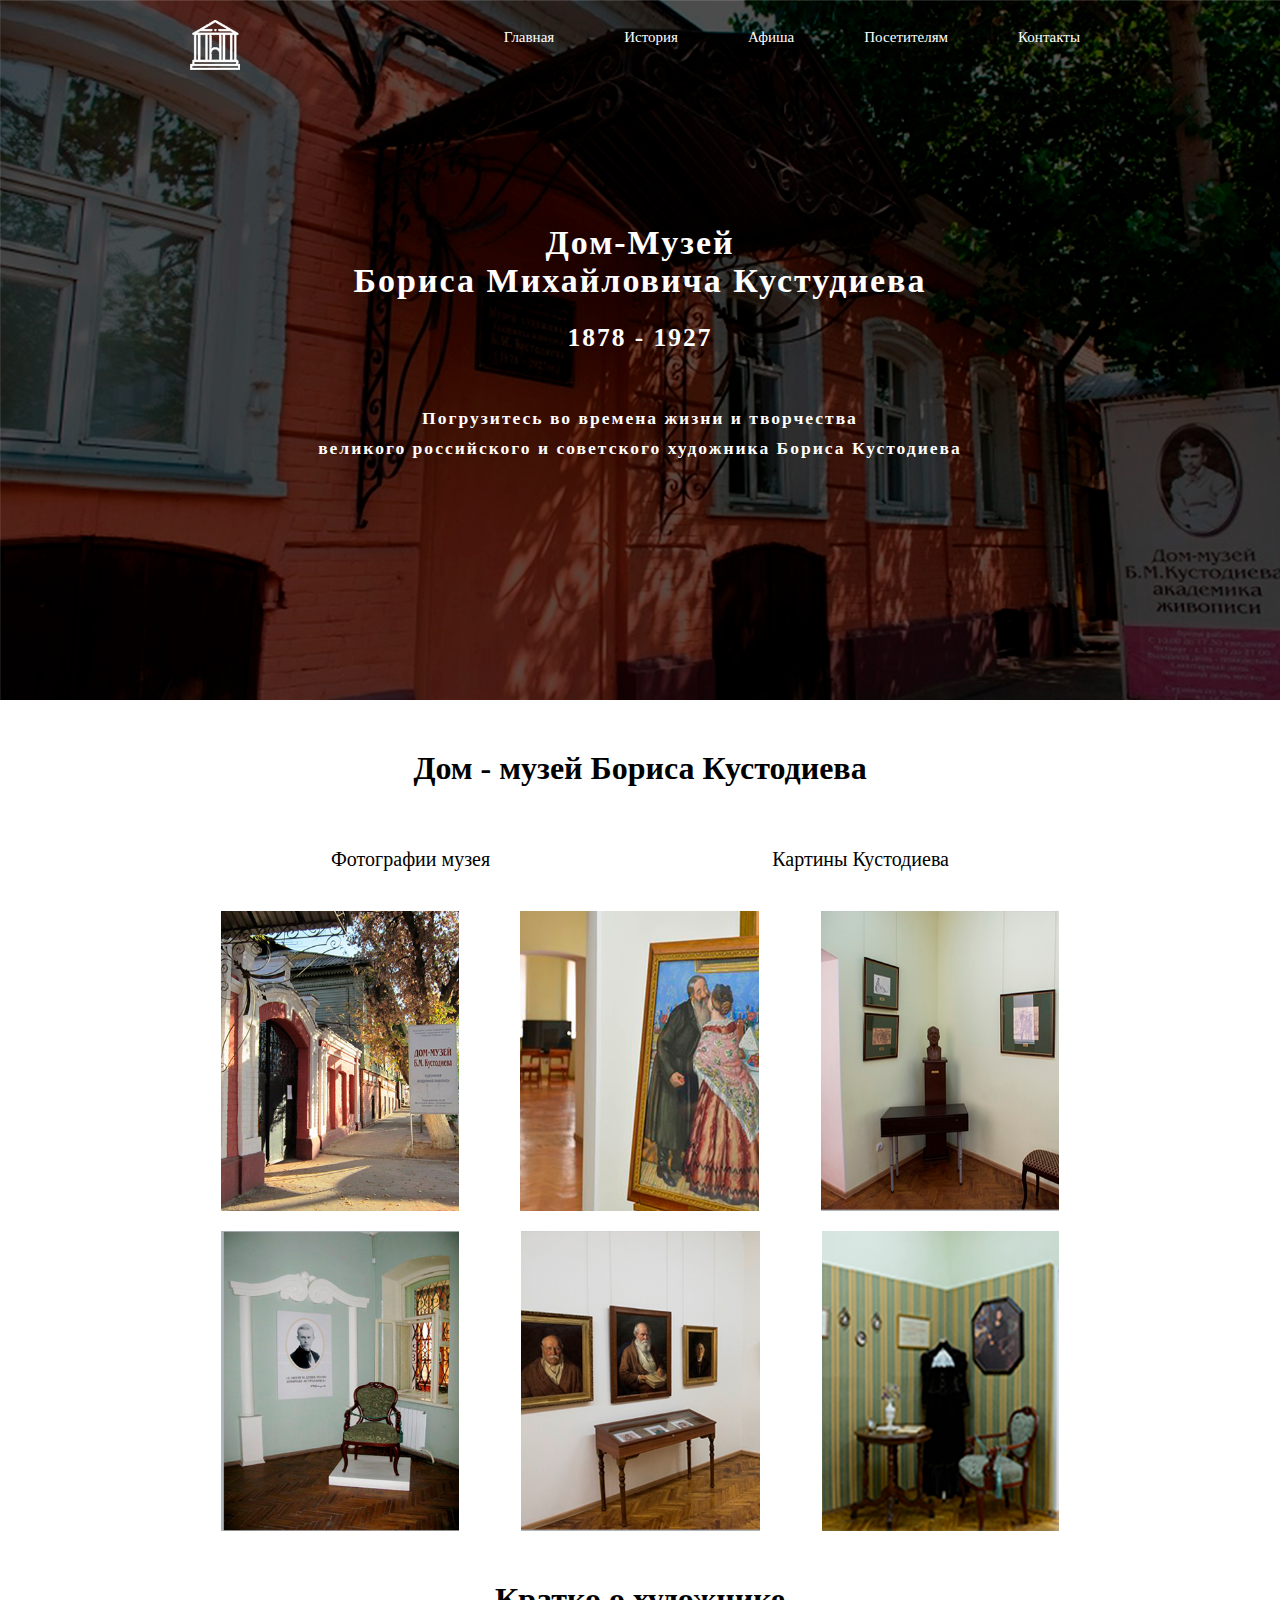
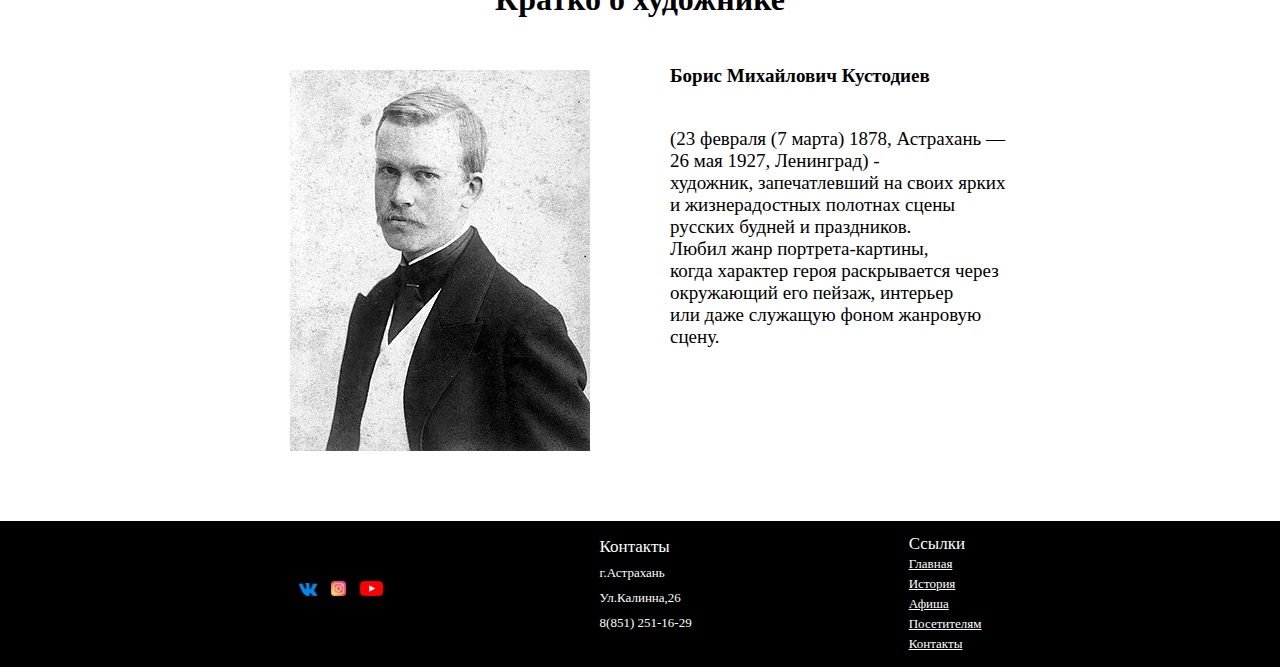
<file: Kustodiev/index.html>
<!DOCTYPE html>
<html lang="en">
<head>
    <link rel="stylesheet" href="style.css">
    <meta charset="UTF-8">
    <title>Дом - музей Б.М.Кустодиева</title>
</head>
<body>
<header class="header">
    <div class="container">
        <div class="header-content">
            <div class="logo">
                <img src="img/logo.png" alt="Дом-музей Б.М. Кустодиева" class="picture">
            </div>
            <div class="menu">
                <li><a href="index.html">Главная</a></li>
                <li><a href="history.html">История</a></li>
                <li><a href="afisha.html">Афиша</a></li>
                <li><a href="visitors.html">Посетителям</a></li>
                <li><a href="">Контакты</a></li>
            </div>
        </div>
        <div class="heading">
            <div class="head1">
                <h1>Дом-Музей<br>Бориса Михайловича Кустудиева</h1>
                <h2>1878 - 1927</h2>
            </div>
            <div class="head2">
                <h3>Погрузитесь во времена жизни и творчества<br>
                    великого российского и советского художника Бориса Кустодиева</h3>
            </div>
        </div>
    </div>
</header>
</body>

<section>
    <div class="container">
        <div class="block-2">
            <div class="head3">
                <h1>Дом - музей Бориса Кустодиева</h1>
            </div>
            <div class="button">
                <input type="radio" id="photo" name="Фото">
                <a for="photo">Фотографии музея</a>
                <input type="radio" id="picture" name="Фото">
                <a for="picture">Картины Кустодиева</a>

            </div>
            <div class="container-for-pic">
                <img src="img/pic1.png" alt="#" class="pic-museum">
                <img src="img/pic2.png" alt="#" class="pic-museum">
                <img src="img/pic3.png" alt="#" class="pic-museum">
            </div>
            <div class="container-for-pic1">
                <img src="img/pic4.png" alt="#" class="pic-museum">
                <img src="img/pic5.png" alt="#" class="pic-museum">
                <img src="img/pic6.png" alt="#" class="pic-museum">
            </div>
        </div>
    </div>
</section>

<section>
    <div class="container">
        <div class="block-3">
            <div class="about-painter">
                <h1>Кратко о художнике</h1>
            </div>
            <div class="text-about-painter">
                <div class="kustodiev">
                    <img src="img/300px-Kustodiev_BM.jpg" alt="" class="text-about-painter">
                </div>
                <div class="text">
                    <p>
                    <p class="weight">Борис Михайлович Кустодиев
                    <p>
                        <br>
                        (23 февраля (7 марта) 1878, Астрахань — <br>
                        26 мая 1927, Ленинград) - <br>
                        художник, запечатлевший на своих ярких<br>
                        и жизнерадостных полотнах сцены русских будней
                        и праздников.
                        <br>
                        Любил жанр портрета-картины,<br>
                        когда характер героя раскрывается через<br>
                        окружающий его пейзаж, интерьер<br>
                        или даже служащую фоном жанровую сцену.
                        <br>
                    </p>
                </div>
            </div>
        </div>
    </div>
    </div>
</section>

<section id="block-footer">
    <div class="container">
        <div class="footer">
            <div class="social">
                <img src="img/vk.png" alt="#" class="vk">
                <img src="img/instagram.png" alt="#" class="inst">
                <img src="img/youtube.png" alt="#" class="youtube">
            </div>

            <div class="contact">
                <p><span class="size">Контакты</span>
                    <br>
                    г.Астрахань
                    <br>
                    Ул.Калинна,26
                    <br>
                    8(851) 251-16-29</p>
            </div>

            <div class="links">
                <p><span class="size">Ссылки</span><br>
                    <a href="index.html">Главная</a><br>
                    <a href="history.html">История</a><br>
                    <a href="#">Афиша</a><br>
                    <a href="#">Посетителям</a><br>
                    <a href="#">Контакты</a><br></p>
            </div>
        </div>
    </div>
</section>
</html>
</file>
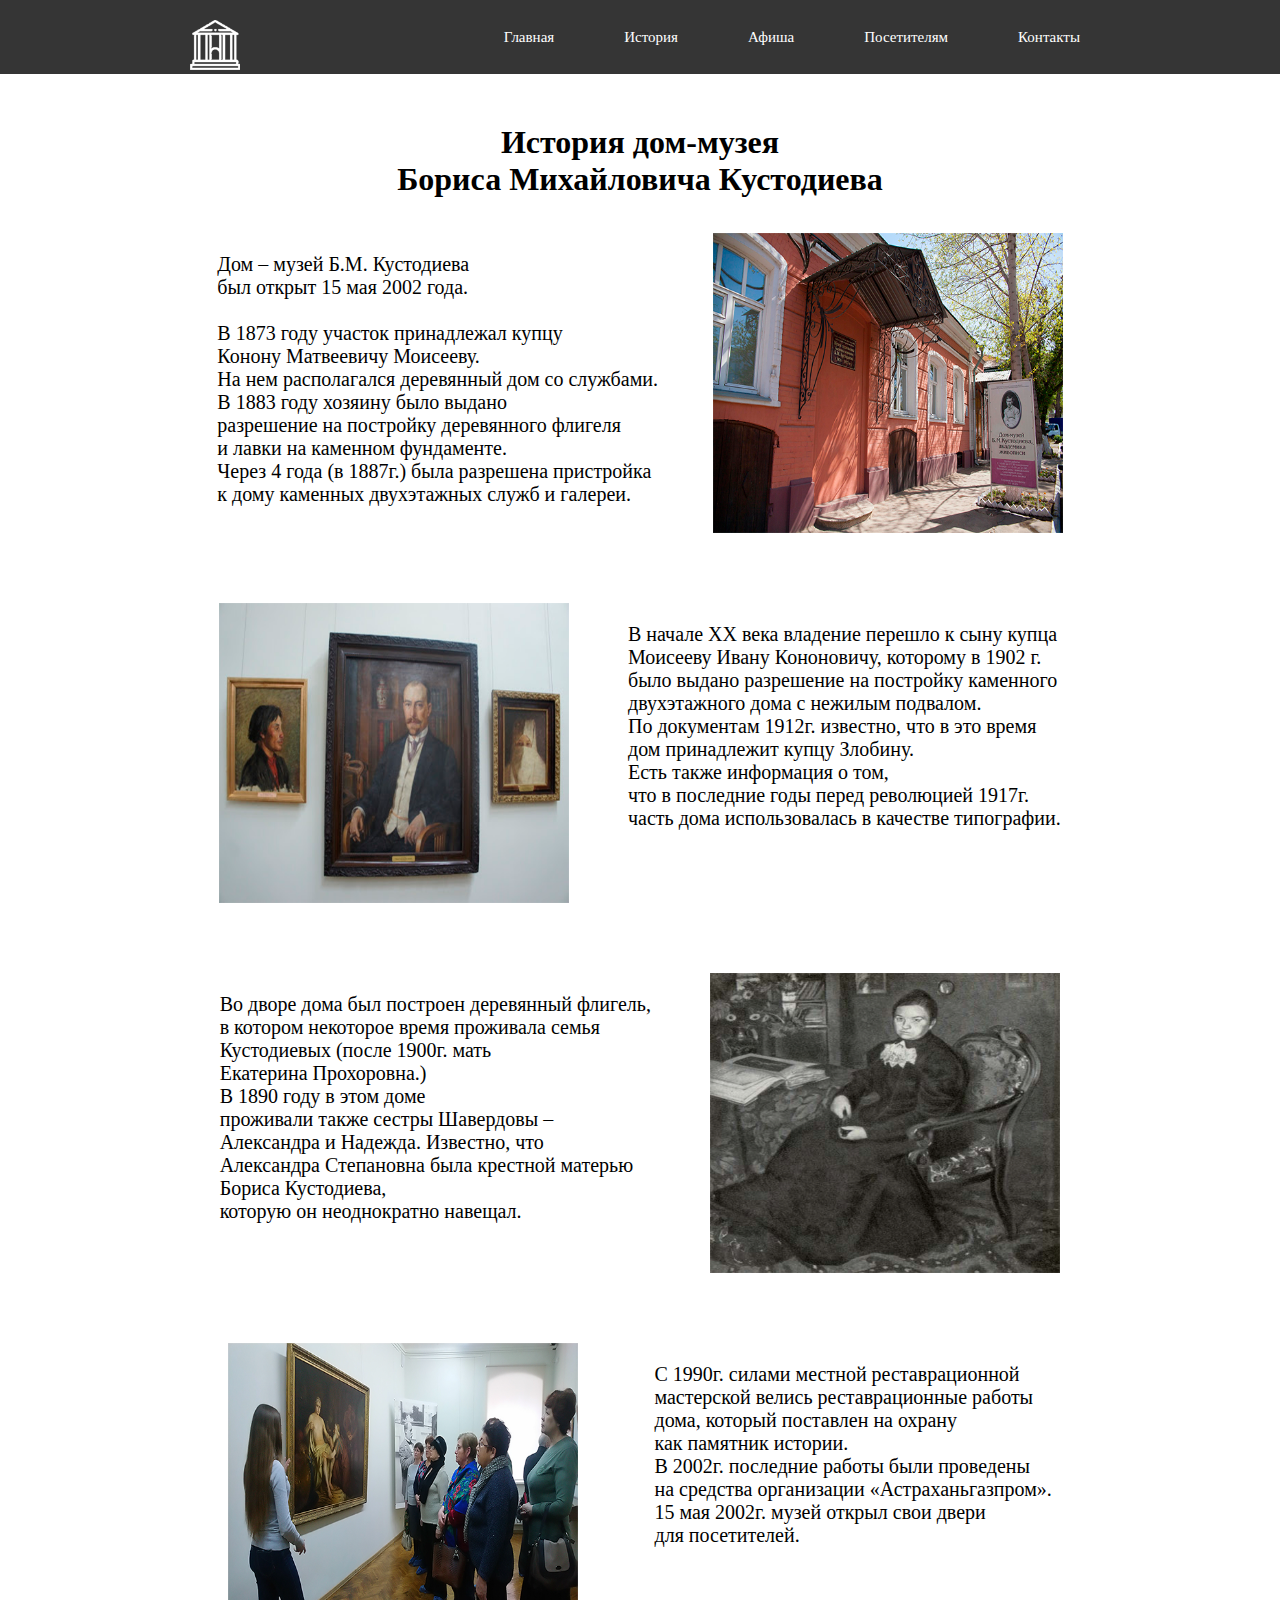
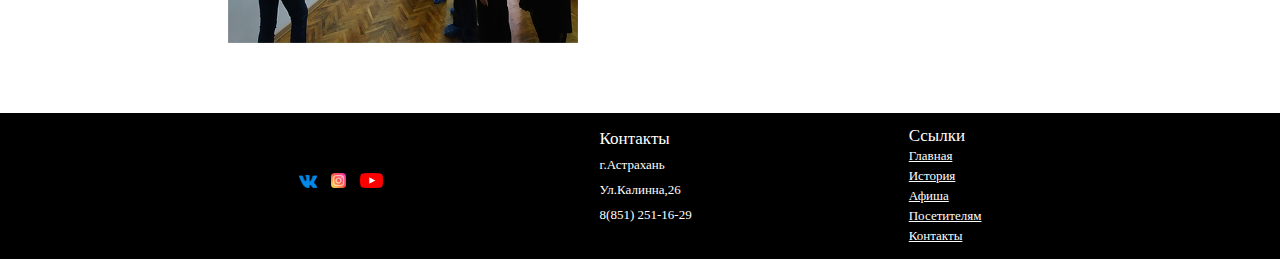
<file: Kustodiev/history.html>
<!DOCTYPE html>
<html lang="en">
<head>
    <meta charset="UTF-8">
    <link rel="stylesheet" href="style.css">
    <title>История музея</title>
</head>
<body>
<header id="bg-header">
    <div class="container">
        <div class="header-content">
            <div class="logo">
                <img src="img/logo.png" alt="Дом-музей Кустодиева" class="picture">
            </div>
            <div class="menu">
                <li><a href="index.html">Главная</a></li>
                <li><a href="">История</a></li>
                <li><a href="">Афиша</a></li>
                <li><a href="">Посетителям</a></li>
                <li><a href="">Контакты</a></li>
            </div>
        </div>
    </div>

</header>
</body>
<section>
    <div class="container">
        <div class="block-2">
            <div class="head3">
                <h1>История дом-музея <br>
                    Бориса Михайловича Кустодиева</h1>
            </div>
        </div>
        <div class="history">
            <div class="part-one">
                <p>Дом – музей Б.М. Кустодиева <br>
                    был открыт 15 мая 2002 года.<br><br>
                    В 1873 году участок принадлежал купцу<br>
                    Конону Матвеевичу Моисееву.<br>
                    На нем располагался деревянный дом со службами.<br>
                    В 1883 году хозяину было выдано<br>
                    разрешение на постройку деревянного флигеля<br>
                    и лавки на каменном фундаменте.<br>
                    Через 4 года (в 1887г.) была разрешена пристройка<br>
                    к дому каменных двухэтажных служб и галереи.
                </p>
                <img src="img/dommuseum.png" alt="Дом" class="home-museum">
            </div>

            <div class="part-two">
                <img src="img/kust.png" alt="Картины Кустодиева" class="kust">

                <p>В начале ХХ века владение перешло к сыну купца<br>
                    Моисееву Ивану Кононовичу, которому в 1902 г.<br>
                    было выдано разрешение на постройку каменного<br>
                    двухэтажного дома с нежилым подвалом.<br>
                    По документам 1912г. известно, что в это время<br>
                    дом принадлежит купцу Злобину.<br>
                    Есть также информация о том,<br>
                    что в последние годы перед революцией  1917г.<br>
                    часть дома использовалась в качестве типографии.<br>
                </p>
            </div>

            <div class="part-three">

                <p>
                    Во дворе дома был построен деревянный флигель,<br>
                    в котором некоторое время проживала семья<br>
                    Кустодиевых (после 1900г. мать<br>
                    Екатерина Прохоровна.)<br>
                    В 1890 году в этом доме <br>
                    проживали также сестры Шавердовы –<br>
                    Александра и Надежда. Известно, что<br>
                    Александра Степановна была крестной матерью<br>
                    Бориса Кустодиева,<br>
                    которую он неоднократно навещал.<br>
                </p>

                <img src="img/mother.png" alt="Мама Бориса Михайловича" class="mother">
            </div>

            <div class="part-four">
                <img src="img/visiter.png" alt="Посетители" class="visit">

                <p>
                    С 1990г. силами местной реставрационной <br>
                    мастерской велись реставрационные работы<br>
                    дома, который поставлен на охрану<br>
                    как памятник истории.<br>
                    В 2002г. последние работы были проведены<br>
                    на средства организации «Астраханьгазпром».<br>
                    15 мая 2002г. музей открыл свои двери<br>
                    для посетителей.<br>
                </p>
            </div>
        </div>
    </div>
</section>

<section id="block-footer">
    <div class="container">
        <div class="footer">
            <div class="social">
                <img src="img/vk.png" alt="#" class="vk">
                <img src="img/instagram.png" alt="#" class="inst">
                <img src="img/youtube.png" alt="#" class="youtube">
            </div>

            <div class="contact">
                <p><span class="size">Контакты</span>
                    <br>
                    г.Астрахань
                    <br>
                    Ул.Калинна,26
                    <br>
                    8(851) 251-16-29</p>
            </div>

            <div class="links">
                <p><span class="size">Ссылки</span><br>
                    <a href="index.html">Главная</a><br>
                    <a href="history.html">История</a><br>
                    <a href="#">Афиша</a><br>
                    <a href="#">Посетителям</a><br>
                    <a href="#">Контакты</a><br></p>
            </div>
        </div>
    </div>
</section>
</html>
</html>
</file>
<file: Kustodiev/style.css>
body {
    margin: 0;
    padding: 0;
    font-family:"Gill Sans Nova Light";
}

.container {
    width: 900px;
    margin: 0 auto;
}

.header {
    background-image: url("img/bg.png");
    height: 700px;
}

.picture {
    width: 50px;
    height: 50px;
    margin-top: 20px;
}

.menu {
    list-style: none;
    display: flex;
}

.menu li a {
    text-decoration: none;
    color: white;
    font-size: 15px;
    margin-left: 50px;
    align-content: center;
    padding-right: 10px;
    padding-left: 10px;

}

.menu > li > a:hover {
    border-radius: 20px;
    background: white;
    width: 80px;
    color: #000;

}

.header-content {
    display: flex;
    justify-content: space-between;
    align-items: center;
}

.head1 {
    color: white;
    font-size: 17px;
    text-align: center;
    margin-top: 150px;
    letter-spacing: 2px;
}

.head2 {
    color: white;
    font-size: 15px;
    text-align: center;
    font-weight: normal;
    letter-spacing: 2px;
    line-height: 30px;
    margin-top: 50px;
}

.head3 {
    font-size: 16px;
    text-align: center;
    margin-top: 50px;
}

.photo {
    text-decoration: none;
    color: black;
    font-size: 20px;
    margin-right: 20px;
}


.pic {
    text-decoration: none;
    color: black;
    font-size: 20px;
    margin-left: 30px;
}

.button {
    display: flex;
    justify-content: space-around;

}

button a { /*Стили для кнопок переключения*/
    width: 23%;
    float: left;
    text-align: center;
    background: #ffffff;
    box-shadow: 0 1px 3px rgba(0, 0, 0, 0.12), 0 1px 2px rgba(0, 0, 0, 0.24);
    color: #131313;
    padding: 0.5%;
    margin:0.5%;
    margin-bottom:30px;
    cursor: pointer;
    border-radius: 20px;
}

/*Стили для кнопок переключения*/

input[type="radio"] {
    display: none;
}

input[type="radio"][id="photo"]:checked + a {
    background: #000;
}

input[type="radio"][id="photo"]:checked ~ .picture {
    width: 0;
    height: 0;
    padding: 0;
    margin: 0;
    opacity: 0;
}

input[type="radio"][id="picture"]:checked + a {
    background: #000;
}

input[type="radio"][id="picture"]:checked ~ .photo {
    width: 0;
    height: 0;
    padding: 0;
    margin: 0;
    opacity: 0;
}

.button a {
    margin-top: 40px;
    padding-left: 10px;
    padding-right: 10px;
    text-align: center;
    font-size: 20px;
}

.button > a:hover {
    border-radius: 20px;
    background: black;
    color: white;
}

.container-for-pic {
    display: flex;
    align-items: center;
    justify-content: space-around;
    background-color: #ffffff;
    width: 900px;
    height: 300px;
    margin-top: 40px;
}

.pic-museum {
    max-width: 100%;
    max-height: 100%;
    transition: 0.3s;

}

.pic-museum:hover {
    transform: scale(1.1);
    box-shadow: 0 0 8px rgba(0, 0, 0, 0.5);
    transition: 0.3s;
}


.container-for-pic1 {
    display: flex;
    align-items: center;
    justify-content: space-around;
    background-color: #ffffff;
    width: 900px;
    height: 300px;
    margin-top: 20px;
}

.about-painter {
    text-align: center;
    margin-top: 50px;
}

.text-about-painter {
    display: flex;
    justify-content: space-between;
    margin-right: 80px;
    font-size: 19px;
}

.weight {
    font-weight: bold;
    margin-top: 25px;
}

.kustodiev {
    margin-left: 100px;
    margin-top: 30px;
}

#block-footer {
    background: #000;
    margin-top: 70px;
}

.social {
    margin-top: 60px;
}

.vk {
    width: 18px;
    height: 13px;
}

.inst {
    width: 15px;
    height: 15px;
    margin-left: 10px;
}

.youtube {
    width: 23px;
    height: 15px;
    margin-left: 10px;
}

.contact p {
    color: white;
    font-size: 13px;
    line-height: 25px;
}

.footer {
    display: flex;
    justify-content: space-around;
}

.links p {
    font-size: 13px;
    color: white;
}

.links a {
    color: white;
    font-size: 13px;
    line-height: 20px;
}

.size {
    font-size: 17px;
}

#bg-header{
    background: #353535;
}

.home-museum{
    height: 300px;
    width: 350px;
}

.part-one{
    display: flex;
    justify-content: space-around;
    margin-top: 35px;
}

.part-one p{
    font-size: 20px;
}

.part-two{
    display: flex;
    justify-content: space-around;
    margin-top: 70px;
}

.part-two p{
    font-size: 20px;
}

.kust{
    height: 300px;
    width: 350px;
}

.part-three{
    display: flex;
    justify-content: space-around;
    margin-top: 70px;
}

.part-three p{
    font-size: 20px;
}

.mother{
    height: 300px;
    width: 350px;
}

.part-four{
    display: flex;
    justify-content: space-around;
    margin-top: 70px;
}

.part-four p {
    font-size: 20px;
}

.visit{
    height: 300px;
    width: 350px;
}
</file>
